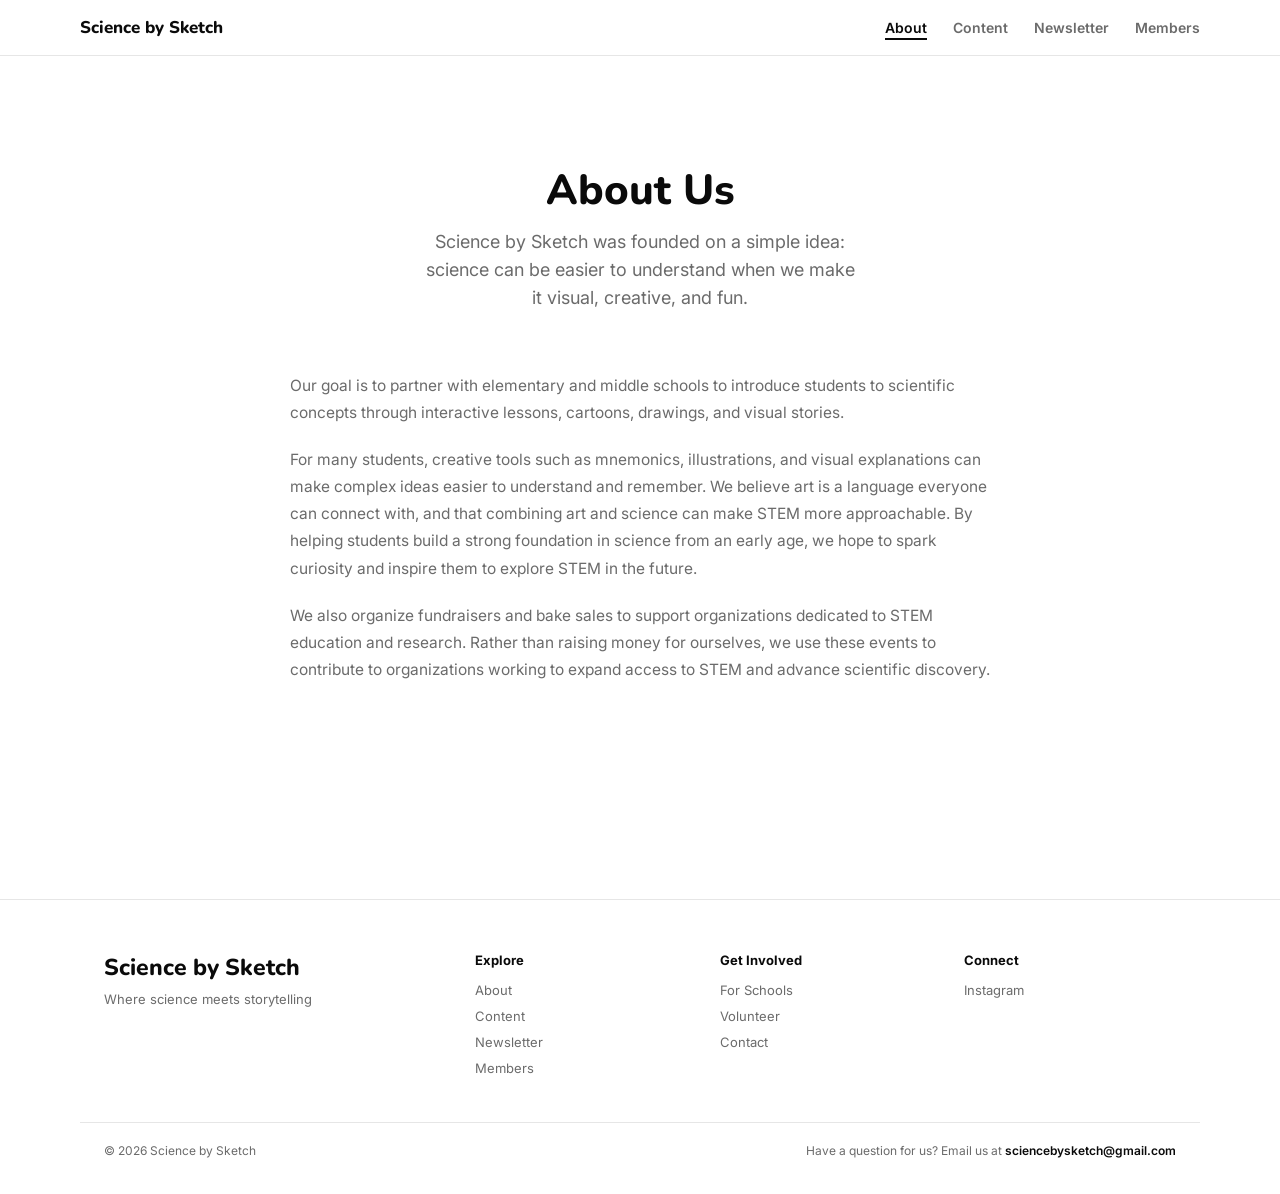
<file: about.html>
<!DOCTYPE html>
<html lang="en">

<head>
    <meta charset="UTF-8">
    <meta name="viewport" content="width=device-width, initial-scale=1">
    <title>About</title>
    <link rel="stylesheet" href="styles.css">
    <link rel="stylesheet" href="about.css">
    <link rel="stylesheet" href="https://cdn.hugeicons.com/font/hgi-stroke-rounded.css">
</head>

<body>

    <!-- Reusable Header Component -->
    <site-header current="about">
        <header class="site-header visible" id="siteHeader">
            <div class="site-header-inner">
                <a href="index.html" class="site-logo" aria-label="Science by Sketch Home">Science by Sketch</a>
                <button class="nav-toggle" id="navToggle" aria-label="Toggle navigation" aria-expanded="false" aria-controls="siteNav">
                    <span></span>
                    <span></span>
                    <span></span>
                </button>
                <nav class="site-nav" id="siteNav" aria-label="Main Navigation">
                    <a href="about.html" aria-current="page" class="active">About</a>
                    <a href="articles.html">Content</a>
                    <a href="newsletter.html">Newsletter</a>
                    <a href="members.html">Members</a>
                </nav>
            </div>
        </header>
    </site-header>

    <section class="about-hero">
        <div class="content reveal revealed">
            <h1>About Us</h1>
            <p class="subtitle">Science by Sketch was founded on a simple idea: science can be easier to understand
                when we make it visual, creative, and fun.</p>
        </div>
    </section>

    <section class="about-content">
        <div class="about-text reveal">
            <p>Our goal is to partner with elementary and middle schools to introduce students to scientific
                concepts through interactive lessons, cartoons, drawings, and visual stories.</p>
            <p>For many students, creative tools such as mnemonics, illustrations, and visual explanations can make
                complex ideas easier to understand and remember. We believe art is a language everyone can connect
                with, and that combining art and science can make STEM more approachable. By helping students build a
                strong foundation in science from an early age, we hope to spark curiosity and inspire them to
                explore STEM in the future.</p>
            <p>We also organize fundraisers and bake sales to support organizations dedicated to STEM education and
                research. Rather than raising money for ourselves, we use these events to contribute to organizations
                working to expand access to STEM and advance scientific discovery.</p>
        </div>
    </section>

    <section class="about-scribblez">
    </section>

    <!-- Reusable Footer Component -->
    <site-footer>
        <footer class="site-footer">
            <div class="footer-top">
                <div class="footer-brand">
                    <div class="footer-logo">Science by Sketch</div>
                    <p>Where science meets storytelling</p>
                </div>

                <div class="footer-col">
                    <h3>Explore</h3>
                    <a href="about.html">About</a>
                    <a href="articles.html">Content</a>
                    <a href="newsletter.html">Newsletter</a>
                    <a href="members.html">Members</a>
                </div>

                <div class="footer-col">
                    <h3>Get Involved</h3>
                    <a href="index.html#volunteer">For Schools</a>
                    <a href="index.html#volunteer">Volunteer</a>
                    <a href="mailto:sciencebysketch@gmail.com">Contact</a>
                </div>

                <div class="footer-col">
                    <h3>Connect</h3>
                    <a href="https://www.instagram.com/sciencebysketch/" target="_blank" rel="noopener noreferrer">Instagram</a>
                </div>
            </div>

            <div class="footer-bottom">
                <p>&copy; 2026 Science by Sketch</p>
                <p>Have a question for us? Email us at <a href="mailto:sciencebysketch@gmail.com">sciencebysketch@gmail.com</a></p>
            </div>
        </footer>
    </site-footer>

    <script src="components/components.js"></script>
    <script src="script.js"></script>
</body>

</html>
</file>
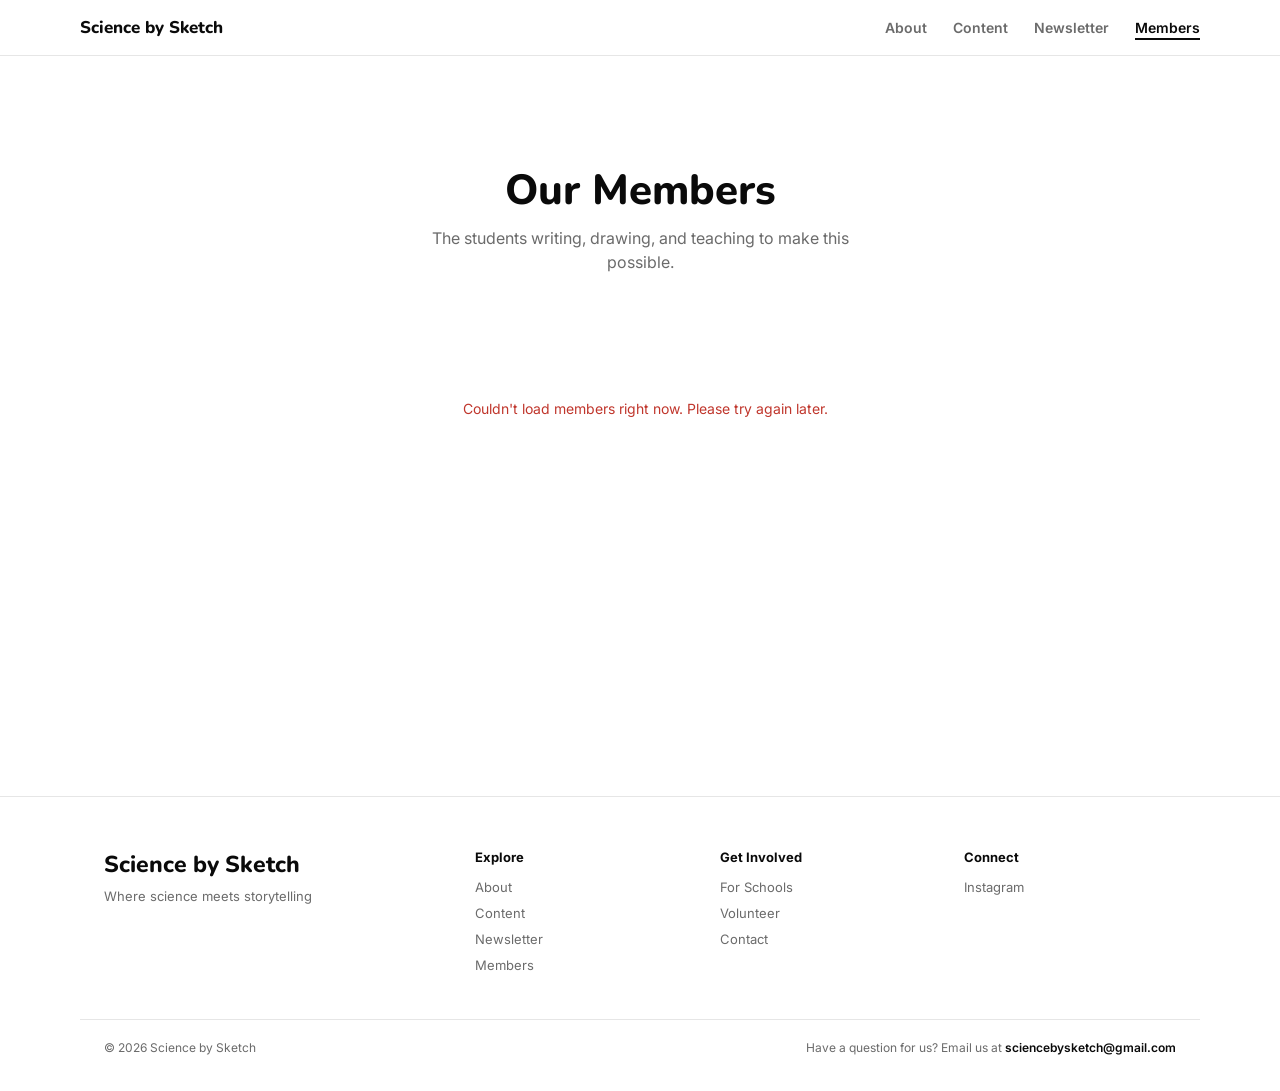
<file: members.html>
<!DOCTYPE html>
<html lang="en">

<head>
    <meta charset="UTF-8">
    <meta name="viewport" content="width=device-width, initial-scale=1">
    <title>Members</title>
    <link rel="stylesheet" href="styles.css">
    <link rel="stylesheet" href="members.css">
    <link rel="stylesheet" href="https://cdn.hugeicons.com/font/hgi-stroke-rounded.css">
</head>

<body>

    <!-- Reusable Header Component -->
    <site-header current="members">
        <header class="site-header visible" id="siteHeader">
            <div class="site-header-inner">
                <a href="index.html" class="site-logo" aria-label="Science by Sketch Home">Science by Sketch</a>
                <button class="nav-toggle" id="navToggle" aria-label="Toggle navigation" aria-expanded="false" aria-controls="siteNav">
                    <span></span>
                    <span></span>
                    <span></span>
                </button>
                <nav class="site-nav" id="siteNav" aria-label="Main Navigation">
                    <a href="about.html">About</a>
                    <a href="articles.html">Content</a>
                    <a href="newsletter.html">Newsletter</a>
                    <a href="members.html" aria-current="page" class="active">Members</a>
                </nav>
            </div>
        </header>
    </site-header>

    <section class="members-hero">
        <div class="content reveal revealed">
            <h1>Our Members</h1>
            <p class="subtitle">The students writing, drawing, and teaching to make this possible. 
            </p>
        </div>
    </section>

    <section class="members-section">
        <div class="members-status" id="membersStatus">
            <i class="hgi-stroke hgi-loading-03 spin" aria-hidden="true"></i>
            <span>Loading members&hellip;</span>
        </div>
        <div class="members-grid" id="membersGrid" hidden></div>
    </section>

    <!-- Reusable Footer Component -->
    <site-footer>
        <footer class="site-footer">
            <div class="footer-top">
                <div class="footer-brand">
                    <div class="footer-logo">Science by Sketch</div>
                    <p>Where science meets storytelling</p>
                </div>

                <div class="footer-col">
                    <h3>Explore</h3>
                    <a href="about.html">About</a>
                    <a href="articles.html">Content</a>
                    <a href="newsletter.html">Newsletter</a>
                    <a href="members.html">Members</a>
                </div>

                <div class="footer-col">
                    <h3>Get Involved</h3>
                    <a href="index.html#volunteer">For Schools</a>
                    <a href="index.html#volunteer">Volunteer</a>
                    <a href="mailto:sciencebysketch@gmail.com">Contact</a>
                </div>

                <div class="footer-col">
                    <h3>Connect</h3>
                    <a href="https://www.instagram.com/sciencebysketch/" target="_blank" rel="noopener noreferrer">Instagram</a>
                </div>
            </div>

            <div class="footer-bottom">
                <p>&copy; 2026 Science by Sketch</p>
                <p>Have a question for us? Email us at <a href="mailto:sciencebysketch@gmail.com">sciencebysketch@gmail.com</a></p>
            </div>
        </footer>
    </site-footer>

    <script src="components/components.js"></script>
    <script src="script.js"></script>
    <script src="members.js"></script>
</body>

</html>
</file>
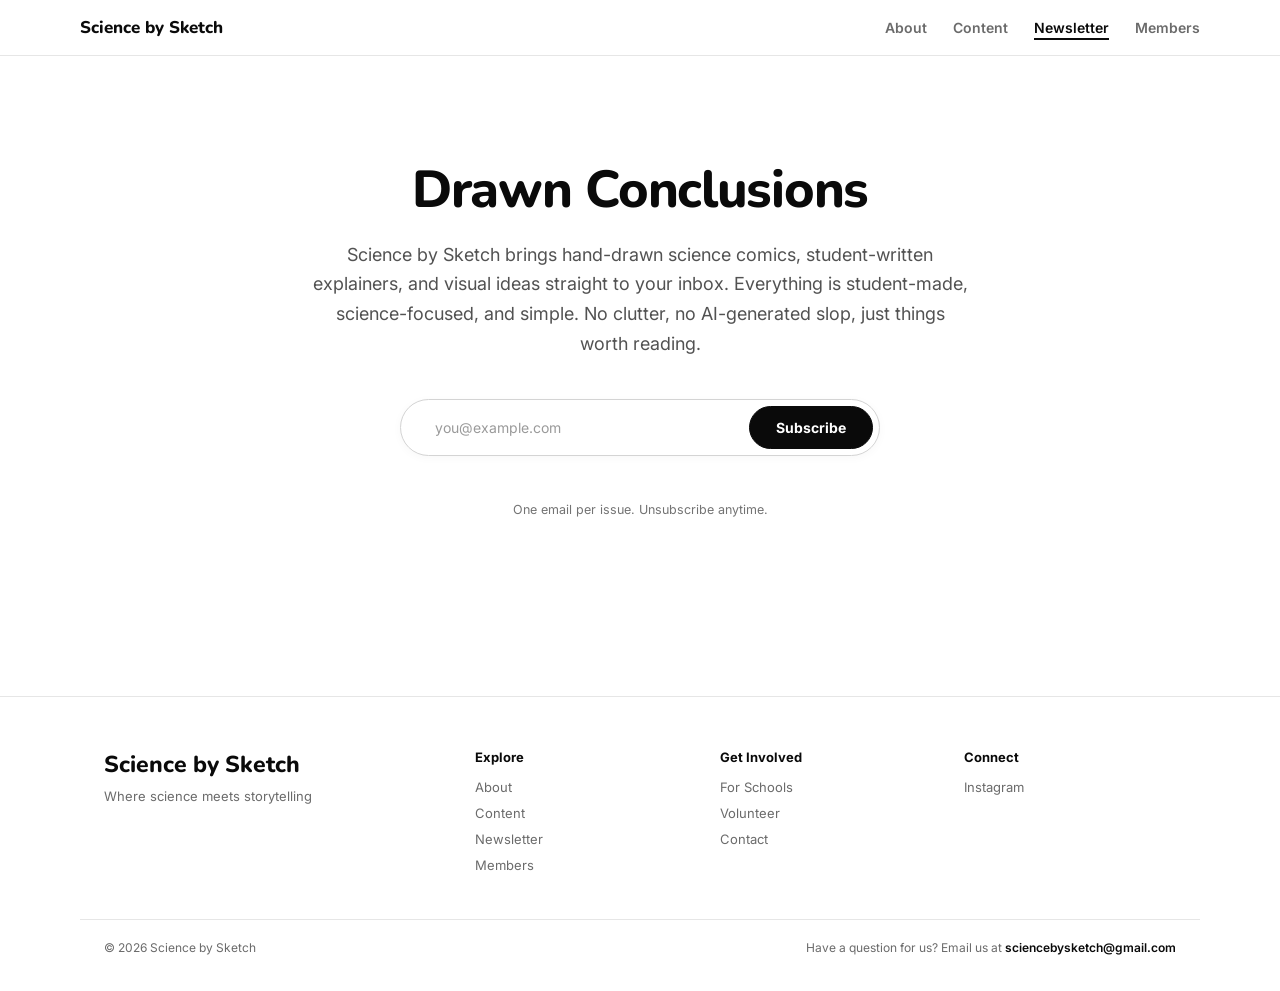
<file: newsletter.html>
<!DOCTYPE html>
<html lang="en">

<head>
    <meta charset="UTF-8">
    <meta name="viewport" content="width=device-width, initial-scale=1">
    <title>Drawn Conclusions</title>
    <meta name="description" content="Draw Conclusions newsletter. Hand-drawn science comics, student-written explainers, and visual ideas delivered straight to your inbox.">
    <link rel="stylesheet" href="styles.css">
    <link rel="stylesheet" href="newsletter.css">
    <link rel="stylesheet" href="https://cdn.hugeicons.com/font/hgi-stroke-rounded.css">
</head>

<body class="newsletter-body">

    <!-- Reusable Header Component -->
    <site-header current="newsletter">
        <header class="site-header visible" id="siteHeader">
            <div class="site-header-inner">
                <a href="index.html" class="site-logo" aria-label="Science by Sketch Home">Science by Sketch</a>
                <button class="nav-toggle" id="navToggle" aria-label="Toggle navigation" aria-expanded="false" aria-controls="siteNav">
                    <span></span>
                    <span></span>
                    <span></span>
                </button>
                <nav class="site-nav" id="siteNav" aria-label="Main Navigation">
                    <a href="about.html">About</a>
                    <a href="articles.html">Content</a>
                    <a href="newsletter.html" aria-current="page" class="active">Newsletter</a>
                    <a href="members.html">Members</a>
                </nav>
            </div>
        </header>
    </site-header>

    <main class="newsletter-main">
        <header class="newsletter-header">
            <h1>Drawn Conclusions</h1>
            <p>Science by Sketch brings hand-drawn science comics, student-written explainers, and visual ideas straight to your inbox. Everything is student-made, science-focused, and simple. No clutter, no AI-generated slop, just things worth reading.</p>

            <div class="newsletter-subscribe-wrap">
                <newsletter-subscribe button-text="Subscribe" helper-text="One email per issue. Unsubscribe anytime.">
                    <form class="newsletter-form" id="newsletterForm" novalidate>
                        <i class="hgi-stroke hgi-mail-01 newsletter-form-icon" aria-hidden="true"></i>
                        <input type="email" class="newsletter-email-input" placeholder="you@example.com" autocomplete="email" required aria-label="Email address">
                        <button type="submit" class="newsletter-submit-btn">Subscribe</button>
                    </form>
                    <div class="newsletter-status" role="status" aria-live="polite"></div>
                    <p class="newsletter-fineprint">One email per issue. Unsubscribe anytime.</p>
                </newsletter-subscribe>
            </div>
        </header>
    </main>

    <!-- Reusable Footer Component -->
    <site-footer>
        <footer class="site-footer">
            <div class="footer-top">
                <div class="footer-brand">
                    <div class="footer-logo">Science by Sketch</div>
                    <p>Where science meets storytelling</p>
                </div>

                <div class="footer-col">
                    <h3>Explore</h3>
                    <a href="about.html">About</a>
                    <a href="articles.html">Content</a>
                    <a href="newsletter.html">Newsletter</a>
                    <a href="members.html">Members</a>
                </div>

                <div class="footer-col">
                    <h3>Get Involved</h3>
                    <a href="index.html#volunteer">For Schools</a>
                    <a href="index.html#volunteer">Volunteer</a>
                    <a href="mailto:sciencebysketch@gmail.com">Contact</a>
                </div>

                <div class="footer-col">
                    <h3>Connect</h3>
                    <a href="https://www.instagram.com/sciencebysketch/" target="_blank" rel="noopener noreferrer">Instagram</a>
                </div>
            </div>

            <div class="footer-bottom">
                <p>&copy; 2026 Science by Sketch</p>
                <p>Have a question for us? Email us at <a href="mailto:sciencebysketch@gmail.com">sciencebysketch@gmail.com</a></p>
            </div>
        </footer>
    </site-footer>

    <script src="components/components.js"></script>
    <script src="script.js"></script>
</body>

</html>
</file>
<file: styles.css>
@import url('https://fonts.googleapis.com/css2?family=Nunito:wght@400;600;700;800&family=Inter:wght@400;500;600;700&display=swap');

:root {
    --ink: #0a0a0a;
    --muted: #6b6b6b;
    --line: #e6e6e6;
    --panel: #f6f6f4;
    --bg: #ffffff;
    --font-heading: 'Nunito', -apple-system, ui-rounded, "SF Pro Rounded", "SF Pro Display", "Segoe UI Rounded", Verdana, sans-serif;
    --font-body: 'Inter', -apple-system, "SF Pro Text", "Segoe UI", Roboto, Helvetica, Arial, sans-serif;
    --font-mono: ui-monospace, "SF Mono", "Menlo", "Consolas", monospace;
}

html,
body {
    margin: 0;
    padding: 0;
    background: var(--bg);
}

/* The [hidden] attribute must always win, even over components that
   set their own `display` (e.g. `display: flex`) — otherwise a card
   with `display: flex` in its class stays visible while "hidden". */
[hidden] {
    display: none !important;
}

html {
    scroll-behavior: smooth;
}

body {
    display: flex;
    flex-direction: column;
    align-items: center;
    box-sizing: border-box;
}

* {
    box-sizing: border-box;
}

a {
    color: inherit;
    text-decoration: none;
}

/* ---------- reusable components ---------- */

site-header {
    display: block;
}

site-footer {
    display: block;
    width: 100%;
}

newsletter-subscribe {
    display: flex;
    flex-direction: column;
    align-items: center;
    text-align: center;
    width: 100%;
}

/* ---------- header ---------- */

.site-header {
    position: fixed;
    top: 0;
    left: 0;
    right: 0;
    width: 100%;
    padding: 16px 24px;
    background: rgba(255, 255, 255, 0.85);
    backdrop-filter: blur(10px);
    -webkit-backdrop-filter: blur(10px);
    border-bottom: 1px solid var(--line);
    display: flex;
    justify-content: center;
    transform: translateY(0);
    z-index: 30;
}

.site-header-inner {
    width: 100%;
    max-width: 1120px;
    display: flex;
    align-items: center;
    justify-content: space-between;
}

.site-logo {
    font-family: var(--font-heading);
    font-weight: 800;
    font-size: 17px;
    color: var(--ink);
}

.site-nav {
    display: flex;
    gap: 26px;
}

.nav-toggle {
    display: none;
    flex-direction: column;
    justify-content: center;
    align-items: center;
    gap: 5px;
    width: 44px;
    height: 44px;
    background: none;
    border: none;
    cursor: pointer;
    padding: 0;
    flex-shrink: 0;
}

.nav-toggle span {
    display: block;
    width: 24px;
    height: 3px;
    background: var(--ink);
    border-radius: 3px;
    transition: transform 0.25s cubic-bezier(0.16, 1, 0.3, 1), opacity 0.2s ease;
}

.nav-toggle[aria-expanded="true"] span:nth-child(1) {
    transform: translateY(7px) rotate(45deg);
}

.nav-toggle[aria-expanded="true"] span:nth-child(2) {
    opacity: 0;
}

.nav-toggle[aria-expanded="true"] span:nth-child(3) {
    transform: translateY(-7px) rotate(-45deg);
}

.nav-toggle:focus-visible {
    outline: 2px solid var(--ink);
    outline-offset: 3px;
}

.site-nav a {
    position: relative;
    font-family: var(--font-body);
    font-weight: 600;
    font-size: 14px;
    color: var(--muted);
    transition: color 0.15s ease;
}

.site-nav a::after {
    content: '';
    position: absolute;
    left: 0;
    right: 100%;
    bottom: -4px;
    height: 2px;
    background: var(--ink);
    transition: right 0.25s cubic-bezier(0.16, 1, 0.3, 1);
}

.site-nav a:hover {
    color: var(--ink);
}

.site-nav a:hover::after {
    right: 0;
}

.site-nav a[aria-current="page"],
.site-nav a.active {
    color: var(--ink);
}

.site-nav a[aria-current="page"]::after,
.site-nav a.active::after {
    right: 0;
}

/* ---------- hero ---------- */

.hero {
    width: 100%;
    min-height: 100vh;
    display: flex;
    align-items: center;
    justify-content: center;
    padding: 24px;
    box-sizing: border-box;
}

.content {
    display: flex;
    flex-direction: column;
    align-items: center;
    text-align: center;
    max-width: 600px;
}

.scribble-wrap,
h1,
.subtitle,
.subscribe-btn,
.coming-soon {
    opacity: 0;
    animation: rise-in 0.6s cubic-bezier(0.16, 1, 0.3, 1) forwards;
}

.scribble-wrap {
    animation-delay: 0.05s;
}

h1 {
    animation-delay: 0.2s;
}

.subtitle {
    animation-delay: 0.32s;
}

.subscribe-btn {
    animation-delay: 0.44s;
}

.coming-soon {
    animation-delay: 0.54s;
}

@keyframes rise-in {
    from {
        opacity: 0;
        transform: translateY(10px);
    }

    to {
        opacity: 1;
        transform: translateY(0);
    }
}

.scribble-wrap {
    display: flex;
    align-items: center;
    justify-content: center;
    width: 100%;
    margin-bottom: 8px;
}

.scribble-wrap img {
    width: 100%;
    max-width: 220px;
    height: auto;
    animation: rise-in 0.6s cubic-bezier(0.16, 1, 0.3, 1) 0.05s forwards,
        idle-bob 5s ease-in-out 0.8s infinite;
}

@keyframes idle-bob {

    0%,
    100% {
        transform: translateY(0) rotate(0deg);
    }

    50% {
        transform: translateY(-4px) rotate(-0.6deg);
    }
}

h1 {
    font-family: var(--font-heading);
    font-weight: 800;
    font-size: 52px;
    line-height: 1.1;
    color: var(--ink);
    margin: 8px 0 14px;
}

.subtitle {
    font-family: var(--font-body);
    font-weight: 400;
    font-size: 17px;
    line-height: 1.5;
    color: var(--muted);
    margin: 0 0 26px;
    max-width: 440px;
}

.subscribe-btn {
    font-family: var(--font-body);
    font-weight: 600;
    font-size: 15px;
    color: #ffffff;
    background: var(--ink);
    border: none;
    border-radius: 999px;
    padding: 16px 32px;
    cursor: pointer;
    transition: transform 0.2s cubic-bezier(0.16, 1, 0.3, 1), box-shadow 0.2s ease, opacity 0.15s ease;
}

.scroll-cta {
    display: inline-block;
    text-decoration: none;
}

.subscribe-btn:hover {
    transform: translateY(-2px);
    box-shadow: 0 6px 14px rgba(10, 10, 10, 0.06);
}

.subscribe-btn:active {
    transform: translateY(0);
    box-shadow: 0 3px 6px rgba(10, 10, 10, 0.05);
}

.subscribe-btn:focus-visible {
    outline: 2px solid var(--ink);
    outline-offset: 3px;
}

.subscribe-btn:disabled {
    opacity: 0.45;
    cursor: not-allowed;
    transform: none;
    box-shadow: none;
}

.coming-soon {
    font-family: var(--font-body);
    font-weight: 600;
    font-size: 13px;
    color: var(--muted);
    margin: 12px 0 0;
}

/* ---------- reveal-on-scroll ---------- */

.reveal {
    opacity: 0;
    transform: translateY(22px);
    transition: opacity 0.6s cubic-bezier(0.16, 1, 0.3, 1), transform 0.6s cubic-bezier(0.16, 1, 0.3, 1);
}

.reveal.revealed {
    opacity: 1;
    transform: translateY(0);
}

/* ---------- shared section layout ---------- */

.mission,
.drawn-conclusions,
.stats,
.volunteer {
    width: 100%;
    max-width: 1120px;
    padding: 60px 24px;
}

.mission h2,
.drawn-conclusions h2,
.volunteer h2 {
    font-family: var(--font-heading);
    font-weight: 800;
    font-size: 30px;
    color: var(--ink);
    margin: 0 0 12px;
}

.mission p,
.drawn-conclusions p,
.volunteer p {
    font-family: var(--font-body);
    font-size: 15px;
    line-height: 1.6;
    color: var(--muted);
    margin: 0;
}

/* ---------- real artwork frame (no gray fill — a card-style border,
   same treatment as the member cards) ---------- */

.mission-image {
    aspect-ratio: 1 / 1;
    width: 100%;
    max-width: 400px;
    margin: 0 auto;
    border-radius: 20px;
    background: #ffffff;
    border: 1px solid var(--line);
    box-sizing: border-box;
    display: flex;
    align-items: center;
    justify-content: center;
}

.mission-image img {
    max-width: 60%;
    max-height: 60%;
    object-fit: contain;
}

/* ---------- mission ---------- */

.mission {
    display: grid;
    grid-template-columns: 1fr 1fr;
    gap: 56px;
    align-items: center;
}

.mission-inner {
    max-width: 400px;
}

#drawn-conclusions {
    scroll-margin-top: 90px;
}

/* ---------- drawn conclusions ---------- */

.dc-hero {
    width: 100%;
    background: var(--ink);
    border-radius: 28px;
    padding: 64px 40px;
    text-align: center;
    display: flex;
    flex-direction: column;
    align-items: center;
    justify-content: center;
    box-sizing: border-box;
}

.dc-hero h2 {
    color: #ffffff;
    text-align: center;
}

.dc-hero p {
    color: rgba(255, 255, 255, 0.7);
    max-width: 560px;
    margin: 0 auto 32px;
    text-align: center;
}

.dc-hero newsletter-subscribe {
    display: flex;
    flex-direction: column;
    align-items: center;
    justify-content: center;
    text-align: center;
    width: 100%;
}

/* ---------- newsletter signup (standout inline form) ---------- */

.newsletter-form {
    width: 100%;
    max-width: 420px;
    margin: 0 auto;
    display: flex;
    align-items: center;
    background: #ffffff;
    border-radius: 999px;
    padding: 5px;
    gap: 4px;
    transition: box-shadow 0.2s ease;
}

.newsletter-form:focus-within {
    box-shadow: 0 0 0 4px rgba(255, 255, 255, 0.18);
}

.newsletter-form-icon {
    flex-shrink: 0;
    font-size: 17px;
    color: #b0b0b0;
    padding-left: 14px;
}

.newsletter-form input {
    flex: 1;
    min-width: 0;
    border: none;
    background: transparent;
    padding: 11px 8px;
    font-family: var(--font-body);
    font-size: 14px;
    color: var(--ink);
    outline: none;
}

.newsletter-form input::placeholder {
    color: #9a9a9a;
}

.newsletter-form button {
    flex-shrink: 0;
    border: none;
    border-radius: 999px;
    padding: 11px 22px;
    background: var(--ink);
    color: #ffffff;
    font-family: var(--font-body);
    font-weight: 700;
    font-size: 14px;
    cursor: pointer;
    white-space: nowrap;
    transition: opacity 0.2s ease, transform 0.15s ease;
}

.newsletter-form button:hover {
    opacity: 0.85;
}

.newsletter-form button:active {
    transform: scale(0.97);
}

.newsletter-form button:disabled {
    opacity: 0.6;
    cursor: default;
    transform: none;
}

.newsletter-status {
    display: inline-flex;
    align-items: center;
    gap: 7px;
    font-family: var(--font-body);
    font-weight: 600;
    font-size: 12.5px;
    margin-top: 14px;
    padding: 7px 16px;
    border-radius: 999px;
    background: rgba(255, 255, 255, 0.08);
    min-height: 15px;
    opacity: 0;
    transform: translateY(4px);
    transition: opacity 0.2s ease, transform 0.2s ease;
}

.newsletter-status.visible {
    opacity: 1;
    transform: translateY(0);
}

.newsletter-status i {
    font-size: 15px;
    line-height: 1;
}

.newsletter-status.error {
    color: #ff9c8a;
    background: rgba(255, 156, 138, 0.12);
}

.newsletter-status.success {
    color: #8fe3a6;
    background: rgba(143, 227, 166, 0.12);
}

.newsletter-status.info {
    color: rgba(255, 255, 255, 0.7);
}

.newsletter-success {
    display: flex;
    align-items: center;
    gap: 8px;
    font-family: var(--font-body);
    font-weight: 600;
    font-size: 14px;
    color: #ffffff;
    margin: 0;
    padding: 12px 4px;
}

.newsletter-fineprint {
    font-family: var(--font-body);
    font-size: 11.5px;
    color: rgba(255, 255, 255, 0.55);
    margin: 12px auto 0;
    text-align: center;
}

.dc-grid {
    width: 100%;
    display: grid;
    grid-template-columns: repeat(3, 1fr);
    gap: 20px;
}

.dc-card {
    border: 1px solid var(--line);
    border-radius: 20px;
    min-height: 260px;
    transition: transform 0.25s cubic-bezier(0.16, 1, 0.3, 1), box-shadow 0.25s ease;
    display: flex;
    flex-direction: column;
    align-items: center;
    justify-content: center;
    text-align: center;
    padding: 28px;
    color: var(--ink);
    font-family: "Inter";
}

.dc-card:hover {
    transform: translateY(-6px);
    box-shadow: 0 8px 16px rgba(10, 10, 10, 0.03);
}

.dc-icon {
    color: var(--ink);
    margin-bottom: 14px;
    font-size: 88px;
    line-height: 1;
}

.dc-number {
    font-family: var(--font-heading);
    font-weight: 800;
    font-size: 32px;
    color: var(--ink);
    margin-bottom: 8px;
}

.dc-card p {
    font-size: 13px;
    line-height: 1.5;
    color: var(--muted);
    max-width: none;
    margin: 0;
}

/* ---------- volunteer ---------- */

.volunteer {
    display: grid;
    grid-template-columns: 1fr 1fr;
    gap: 48px;
    align-items: center;
}

.volunteer-text h2 {
    margin-bottom: 12px;
}

.volunteer-form-placeholder {
    min-height: 260px;
    border-radius: 20px;
    background: var(--panel);
    display: flex;
    align-items: center;
    justify-content: center;
    font-family: var(--font-body);
    font-weight: 700;
    font-size: 17px;
    color: #585858;
    transition: transform 0.25s cubic-bezier(0.16, 1, 0.3, 1), box-shadow 0.25s ease;
}

.volunteer-form-placeholder:hover {
    transform: translateY(-6px);
    box-shadow: 0 8px 16px rgba(10, 10, 10, 0.03);
}

/* ---------- footer ---------- */

.site-footer {
    width: 100%;
    border-top: 1px solid var(--line);
    margin-top: 36px;
}

.footer-top {
    max-width: 1120px;
    margin: 0 auto;
    padding: 52px 24px 36px;
    display: grid;
    grid-template-columns: 1.6fr 1fr 1fr 1fr;
    gap: 32px;
}

.footer-logo {
    font-family: var(--font-heading);
    font-weight: 800;
    font-size: 23px;
    color: var(--ink);
    margin-bottom: 8px;
}

.footer-brand p {
    font-family: var(--font-body);
    font-size: 13px;
    color: var(--muted);
    margin: 0;
}

.footer-col h3 {
    font-family: var(--font-body);
    font-weight: 700;
    font-size: 13px;
    color: var(--ink);
    margin: 0 0 14px;
}

.footer-col a {
    display: block;
    font-family: var(--font-body);
    font-size: 13px;
    color: var(--muted);
    margin-bottom: 10px;
    transition: color 0.15s ease;
}

.footer-col a:hover {
    color: var(--ink);
}

.footer-bottom {
    max-width: 1120px;
    margin: 0 auto;
    padding: 20px 24px 36px;
    border-top: 1px solid var(--line);
    display: flex;
    align-items: center;
    justify-content: space-between;
    flex-wrap: wrap;
    gap: 12px;
}

.footer-bottom p {
    font-family: var(--font-body);
    font-size: 12px;
    color: var(--muted);
    margin: 0;
}

.footer-bottom a {
    color: var(--ink);
    font-weight: 600;
}

/* ---------- modal ---------- */

.modal-overlay {
    position: fixed;
    inset: 0;
    background: rgba(10, 10, 10, 0);
    display: flex;
    align-items: center;
    justify-content: center;
    padding: 24px;
    box-sizing: border-box;
    z-index: 40;
    pointer-events: none;
    transition: background 0.25s ease;
}

.modal-overlay.open {
    background: rgba(10, 10, 10, 0.4);
    pointer-events: auto;
}

.modal {
    background: #ffffff;
    border-radius: 20px;
    padding: 28px;
    width: 100%;
    max-width: 360px;
    box-sizing: border-box;
    box-shadow: 0 12px 30px rgba(0, 0, 0, 0.05);
    opacity: 0;
    transform: translateY(8px) scale(0.97);
    transition: opacity 0.25s cubic-bezier(0.16, 1, 0.3, 1),
        transform 0.25s cubic-bezier(0.16, 1, 0.3, 1);
}

.modal-overlay.open .modal {
    opacity: 1;
    transform: translateY(0) scale(1);
}

.modal-form,
.modal-success {
    display: flex;
    flex-direction: column;
}

.modal-success {
    display: none;
    align-items: center;
    text-align: center;
}

.modal.success .modal-form {
    display: none;
}

.modal.success .modal-success {
    display: flex;
}

.modal-success h2,
.modal-success p {
    text-align: center;
}

.modal-success .btn-submit {
    width: 100%;
    margin-top: 4px;
}

.success-check-icon {
    margin-bottom: 16px;
}

.success-check-circle {
    stroke: var(--ink);
    stroke-width: 2;
    stroke-dasharray: 146;
    stroke-dashoffset: 146;
    animation: draw-circle 0.45s cubic-bezier(0.16, 1, 0.3, 1) 0.1s forwards;
}

.success-check-mark {
    stroke: var(--ink);
    stroke-width: 2.5;
    stroke-linecap: round;
    stroke-linejoin: round;
    stroke-dasharray: 34;
    stroke-dashoffset: 34;
    animation: draw-check 0.35s cubic-bezier(0.16, 1, 0.3, 1) 0.5s forwards;
}

@keyframes draw-circle {
    to {
        stroke-dashoffset: 0;
    }
}

@keyframes draw-check {
    to {
        stroke-dashoffset: 0;
    }
}

.modal h2 {
    font-family: var(--font-heading);
    font-weight: 700;
    font-size: 19px;
    color: var(--ink);
    margin: 0 0 8px;
}

.modal p {
    font-family: var(--font-body);
    font-size: 13px;
    color: var(--muted);
    margin: 0 0 20px;
    line-height: 1.5;
}

.modal input[type="email"] {
    font-family: var(--font-body);
    font-size: 14px;
    width: 100%;
    box-sizing: border-box;
    padding: 12px 16px;
    border: 1px solid #dcdcdc;
    border-radius: 999px;
    margin-bottom: 16px;
    outline: none;
    transition: border-color 0.15s ease, box-shadow 0.15s ease;
}

.modal input[type="email"]:focus {
    border-color: var(--ink);
    box-shadow: 0 0 0 3px rgba(10, 10, 10, 0.08);
}

.modal-actions {
    display: flex;
    gap: 10px;
}

.modal-actions button,
.modal-success .btn-submit {
    font-family: var(--font-body);
    font-weight: 600;
    font-size: 14px;
    border: none;
    border-radius: 999px;
    padding: 12px 20px;
    cursor: pointer;
    flex: 1;
    transition: transform 0.15s cubic-bezier(0.16, 1, 0.3, 1), opacity 0.15s ease;
}

.modal-actions button:hover,
.modal-success .btn-submit:hover {
    transform: translateY(-1px);
    opacity: 0.85;
}

.modal-actions button:active,
.modal-success .btn-submit:active {
    transform: translateY(0);
}

.modal-actions button:focus-visible,
.modal-success .btn-submit:focus-visible {
    outline: 2px solid var(--ink);
    outline-offset: 3px;
}

.btn-cancel {
    background: #f0f0f0;
    color: var(--ink);
}

.btn-submit {
    background: var(--ink);
    color: #ffffff;
}

.btn-submit:disabled {
    opacity: 0.6;
    cursor: default;
    transform: none;
}

.modal-status {
    display: inline-flex;
    align-self: flex-start;
    align-items: center;
    gap: 6px;
    font-family: var(--font-body);
    font-weight: 600;
    font-size: 12px;
    margin-top: 12px;
    padding: 6px 14px;
    border-radius: 999px;
    min-height: 16px;
    opacity: 0;
    transform: translateY(4px);
    transition: opacity 0.2s ease, transform 0.2s ease;
}

.modal-status.visible {
    opacity: 1;
    transform: translateY(0);
}

.modal-status i {
    font-size: 14px;
    line-height: 1;
}

.modal-status.success {
    color: #1a7f37;
    background: rgba(26, 127, 55, 0.1);
}

.modal-status.error {
    color: #c0362c;
    background: rgba(192, 54, 44, 0.1);
}

.modal-status.info {
    color: var(--muted);
    background: rgba(0, 0, 0, 0.04);
}

/* ---------- under-development pages ---------- */

.dev-body {
    height: 100vh;
    justify-content: center;
    overflow: hidden;
}

.dev-content {
    display: flex;
    flex-direction: column;
    align-items: center;
    text-align: center;
    gap: 24px;
    padding: 24px;
}

.dev-logo {
    font-family: var(--font-heading);
    font-weight: 800;
    font-size: 17px;
    color: var(--ink);
    position: fixed;
    top: 28px;
    left: 24px;
}

.dev-mascot {
    width: 100%;
    max-width: 240px;
    height: auto;
    animation: idle-bob 5s ease-in-out infinite;
}

.dev-message {
    font-family: var(--font-mono);
    font-weight: 700;
    font-size: 13px;
    letter-spacing: 0.04em;
    color: var(--ink);
    margin: 0;
}

/* ---------- responsive ---------- */

@media (max-width: 860px) {

    h1 {
        font-size: 38px;
    }

    .mission {
        grid-template-columns: 1fr;
    }

    .mission-image {
        max-width: 400px;
        margin: 0 auto;
    }

    .dc-hero {
        padding: 48px 28px;
    }

    .dc-grid {
        grid-template-columns: 1fr;
    }

    .volunteer {
        grid-template-columns: 1fr;
    }

    .footer-top {
        grid-template-columns: 1fr 1fr;
    }
}

@media (max-width: 700px) {
    .site-header-inner {
        position: relative;
    }

    .nav-toggle {
        display: flex;
    }

    .site-nav {
        position: absolute;
        top: 100%;
        left: 0;
        right: 0;
        flex-direction: column;
        align-items: flex-start;
        gap: 0;
        background: #ffffff;
        border-bottom: 1px solid var(--line);
        border-radius: 0 0 14px 14px;
        padding: 4px 24px 8px;
        max-height: 0;
        overflow: hidden;
        transition: max-height 0.3s cubic-bezier(0.16, 1, 0.3, 1);
    }

    .site-nav.open {
        max-height: 320px;
    }

    .site-nav a {
        width: 100%;
        padding: 13px 0;
    }

    .site-nav a::after {
        display: none;
    }
}

@media (max-width: 520px) {
    .footer-top {
        grid-template-columns: 1fr;
    }

    .hero {
        padding: 24px 20px;
    }

    h1 {
        font-size: 32px;
    }

    .subtitle {
        font-size: 15.5px;
    }

    .subscribe-btn {
        width: 100%;
        padding: 15px 28px;
    }

    .dc-hero {
        padding: 40px 22px;
    }

    .newsletter-form {
        flex-direction: column;
        background: transparent;
        padding: 0;
        gap: 10px;
    }

    .newsletter-form-icon {
        display: none;
    }

    .newsletter-form input {
        background: #ffffff;
        border-radius: 999px;
        padding: 12px 16px;
    }

    .newsletter-form button {
        width: 100%;
        padding: 13px 22px;
    }
}

/* ---------- accessibility ---------- */

@media (prefers-reduced-motion: reduce) {

    .scribble-wrap,
    h1,
    .subtitle,
    .subscribe-btn {
        animation: none;
        opacity: 1;
        transform: none;
    }

    .scribble-wrap img,
    .dev-mascot {
        animation: none;
    }

    .subscribe-btn,
    .modal-actions button,
    .modal,
    .modal-overlay,
    .modal-status,
    .modal input[type="email"],
    .site-nav a,
    .site-nav a::after,
    .site-nav,
    .nav-toggle span,
    .footer-col a,
    .site-header,
    .dc-card,
    .newsletter-form button,
    .newsletter-status,
    .volunteer-form-placeholder,
    .reveal {
        transition: none;
    }

    .reveal {
        opacity: 1;
        transform: none;
    }

    .success-check-circle,
    .success-check-mark {
        animation: none;
        stroke-dashoffset: 0;
    }
}

/* ---------- Smooth Image Loading & Shimmer ---------- */

@keyframes sbsImgShimmer {
    0% {
        background-position: 200% 0;
    }

    100% {
        background-position: -200% 0;
    }
}

.img-shimmer-bg {
    background: linear-gradient(90deg, #f0ede7 25%, #f8f6f2 50%, #f0ede7 75%);
    background-size: 200% 100%;
    animation: sbsImgShimmer 1.8s infinite ease-in-out;
}

.smooth-image {
    opacity: 0;
    transition: opacity 0.4s ease-out;
}

.smooth-image.is-loaded {
    opacity: 1;
}
</file>
<file: about.css>
/* ---------- about hero ---------- */

.about-hero {
    width: 100%;
    display: flex;
    justify-content: center;
    padding: 168px 24px 20px;
    box-sizing: border-box;
}

.about-hero .content {
    max-width: 640px;
    text-align: center;
}

.about-hero h1 {
    font-family: var(--font-heading);
    font-weight: 800;
    font-size: 42px;
    line-height: 1.1;
    color: var(--ink);
    margin: 0 0 14px;
}

.about-hero .subtitle {
    font-family: var(--font-body);
    font-size: 18px;
    line-height: 1.55;
    color: var(--muted);
    margin: 0;
}

/* ---------- prose body ---------- */

.about-content {
    width: 100%;
    display: flex;
    justify-content: center;
    padding: 40px 24px 20px;
    box-sizing: border-box;
}

.about-text {
    max-width: 700px;
    display: flex;
    flex-direction: column;
    gap: 20px;
}

.about-text p {
    font-family: var(--font-body);
    font-size: 15.5px;
    line-height: 1.75;
    color: var(--muted);
    margin: 0;
}

.about-text em {
    color: var(--ink);
    font-style: italic;
}

/* ---------- meet scribblez ---------- */

.about-scribblez {
    width: 100%;
    max-width: 1120px;
    margin: 0 auto;
    padding: 60px 24px 100px;
    box-sizing: border-box;
    display: grid;
    grid-template-columns: 1fr 1fr;
    gap: 56px;
    align-items: center;
}

.scribblez-text h2 {
    font-family: var(--font-heading);
    font-weight: 800;
    font-size: 30px;
    color: var(--ink);
    margin: 0 0 12px;
}

.scribblez-text p {
    font-family: var(--font-body);
    font-size: 15px;
    line-height: 1.6;
    color: var(--muted);
    margin: 0;
}

.scribblez-media {
    display: flex;
    flex-direction: column;
    align-items: center;
    gap: 12px;
    max-width: 400px;
    margin: 0 auto;
}

.scribblez-image {
    aspect-ratio: 1 / 1;
    width: 100%;
    border-radius: 20px;
    background: #ffffff;
    border: 1px solid var(--line);
    box-sizing: border-box;
    display: flex;
    align-items: center;
    justify-content: center;
    overflow: hidden;
}

.scribblez-image img {
    max-width: 60%;
    max-height: 60%;
    object-fit: contain;
    transform: rotate(-12deg);
}

.scribblez-caption {
    font-family: var(--font-body);
    font-size: 12.5px;
    color: var(--muted);
    text-align: center;
    margin: 0;
}

/* ---------- responsive ---------- */

@media (max-width: 860px) {
    .about-hero h1 {
        font-size: 34px;
    }

    .about-hero .subtitle {
        font-size: 16px;
    }

    .about-scribblez {
        grid-template-columns: 1fr;
        gap: 32px;
    }
}
</file>
<file: members.css>
/* ---------- members hero ---------- */

.members-hero {
    width: 100%;
    display: flex;
    justify-content: center;
    padding: 168px 24px 36px;
    box-sizing: border-box;
}

.members-hero .content {
    max-width: 560px;
    text-align: center;
}

.members-hero h1 {
    font-family: var(--font-heading);
    font-weight: 800;
    font-size: 42px;
    line-height: 1.1;
    color: var(--ink);
    margin: 0 0 12px;
}

.members-hero .subtitle {
    font-family: var(--font-body);
    font-size: 16px;
    line-height: 1.5;
    color: var(--muted);
    margin: 0;
}

/* ---------- members grid ---------- */

.members-section {
    width: 100%;
    max-width: 1120px;
    min-height: 50vh;
    padding: 20px 24px 100px;
    box-sizing: border-box;
}

.members-status {
    display: flex;
    align-items: center;
    justify-content: center;
    gap: 10px;
    padding: 70px 0;
    font-family: var(--font-body);
    font-size: 14px;
    color: var(--muted);
}

/* Without this, the hidden attribute can't win the display tie-break
   against the rules above, so toggling .hidden in JS silently does
   nothing and the spinner never actually goes away. */
.members-status[hidden] {
    display: none;
}

.members-status.error {
    color: #c0362c;
}

.members-status .spin {
    font-size: 18px;
    animation: spin 0.9s linear infinite;
}

@keyframes spin {
    to {
        transform: rotate(360deg);
    }
}

.members-grid {
    display: grid;
    grid-template-columns: repeat(4, 1fr);
    gap: 18px;
    row-gap: 18px;
}

.members-grid[hidden] {
    display: none;
}

/* Each cell is a fixed 1:1 placeholder so the grid never reflows when a
   card expands — the expanded card overlays on top of it instead. */
.member-card {
    position: relative;
    aspect-ratio: 1 / 1;
}

.member-card-inner {
    position: absolute;
    top: 0;
    left: 0;
    right: 0;
    aspect-ratio: 1 / 1;
    background: #ffffff;
    border: 1px solid var(--line);
    border-radius: 20px;
    padding: 26px 20px;
    box-sizing: border-box;
    display: flex;
    flex-direction: column;
    align-items: center;
    justify-content: center;
    text-align: center;
    gap: 0;
    overflow: hidden;
    cursor: pointer;
    contain: layout paint;
    transition: width 0.4s cubic-bezier(0.22, 1, 0.36, 1),
        height 0.4s cubic-bezier(0.22, 1, 0.36, 1),
        box-shadow 0.4s cubic-bezier(0.22, 1, 0.36, 1);
    z-index: 1;
}

.member-card:focus-visible {
    outline: none;
}

.member-card:focus-visible .member-card-inner {
    outline: 2px solid var(--ink);
    outline-offset: 3px;
}

/* ---------- expanded (click) state: 2:1 ---------- */
/* Width/height are set inline in px by JS right before this class is
   toggled, so the transition always animates between two concrete
   pixel values instead of interpolating aspect-ratio + calc(), which
   forces a full layout pass every frame and looks choppy. */

.member-card.expanded .member-card-inner {
    aspect-ratio: auto;
    flex-direction: row;
    align-items: flex-start;
    justify-content: flex-start;
    text-align: left;
    gap: 20px;
    padding: 26px;
    cursor: default;
    box-shadow: 0 20px 40px rgba(10, 10, 10, 0.12);
    z-index: 30;
}

/* When there isn't room to grow rightward (last column), grow leftward. */
.member-card.expand-left .member-card-inner {
    left: auto;
    right: 0;
}

/* ---------- card content ---------- */

.member-card-header {
    display: flex;
    flex-direction: column;
    align-items: center;
    gap: 10px;
}

.member-card.expanded .member-card-header {
    align-items: flex-start;
    width: 150px;
    flex-shrink: 0;
}

.member-avatar {
    width: 72px;
    height: 72px;
    flex-shrink: 0;
    border-radius: 16px;
    object-fit: cover;
    background: var(--panel);
    border: 1px solid var(--line);
    transition: width 0.32s cubic-bezier(0.16, 1, 0.3, 1),
        height 0.32s cubic-bezier(0.16, 1, 0.3, 1);
}

.member-card.expanded .member-avatar {
    width: 56px;
    height: 56px;
}

.member-avatar-fallback {
    display: flex;
    align-items: center;
    justify-content: center;
    font-family: var(--font-heading);
    font-weight: 800;
    font-size: 20px;
    color: var(--muted);
}

.member-card.expanded .member-avatar-fallback {
    font-size: 16px;
}

.member-name {
    font-family: var(--font-heading);
    font-weight: 800;
    font-size: 16px;
    color: var(--ink);
    margin: 0;
}

.member-role {
    display: inline-block;
    font-family: var(--font-body);
    font-weight: 700;
    font-size: 11px;
    padding: 4px 11px;
    border-radius: 999px;
}

.role-leadership {
    color: #8b2b2b;
    background: rgba(139, 43, 43, 0.09);
}

.role-secretary {
    color: #1d3f6e;
    background: rgba(29, 63, 110, 0.09);
}

.role-treasury {
    color: #245c3b;
    background: rgba(36, 92, 59, 0.09);
}

.role-outreach {
    color: #5b3468;
    background: rgba(91, 52, 104, 0.09);
}

.role-editorial {
    color: #1f6b66;
    background: rgba(31, 107, 102, 0.09);
}

.role-instructor {
    color: #38406b;
    background: rgba(56, 64, 107, 0.09);
}

.role-member {
    color: var(--muted);
    background: var(--panel);
}

.member-meta {
    font-family: var(--font-body);
    font-size: 12.5px;
    color: var(--muted);
    margin: 0;
}

.member-bio {
    font-family: var(--font-body);
    font-size: 13px;
    line-height: 1.6;
    color: var(--muted);
    margin: 0;
    display: none;
    flex: 1;
    min-width: 0;
    height: 100%;
    overflow-y: auto;
}

.member-card.expanded .member-bio {
    display: block;
}

.member-hint {
    margin-top: 12px;
    display: flex;
    align-items: center;
    gap: 4px;
    font-family: var(--font-body);
    font-size: 11px;
    font-weight: 600;
    color: var(--muted);
    opacity: 0.65;
}

.member-card.expanded .member-hint {
    display: none;
}

/* ---------- responsive ---------- */

@media (max-width: 960px) {
    .members-hero h1 {
        font-size: 34px;
    }

    .members-grid {
        grid-template-columns: repeat(3, 1fr);
    }
}

@media (max-width: 700px) {
    .members-grid {
        grid-template-columns: repeat(2, 1fr);
    }
}

@media (max-width: 480px) {
    .members-grid {
        grid-template-columns: 1fr;
        row-gap: 16px;
    }

    /* No second column to expand into on a single-column grid, so the
       expanded card grows downward instead of widening to 2:1. */
    .member-card.expanded .member-card-inner {
        width: 100%;
        aspect-ratio: auto;
        min-height: calc(100% + 130px);
        flex-direction: column;
    }

    .member-card.expanded .member-card-header {
        flex-direction: row;
        align-items: center;
        width: 100%;
        gap: 12px;
    }

    .member-card.expanded .member-bio {
        margin-top: 14px;
        height: auto;
        max-height: 160px;
    }
}

@media (prefers-reduced-motion: reduce) {

    .member-card-inner,
    .member-avatar,
    .members-status .spin {
        transition: none;
        animation: none;
    }
}
</file>
<file: newsletter.css>
/* ============================================================
   Science by Sketch — Newsletter Page (Draw Conclusions)
   Minimalist, centered, black & white, no images.
   ============================================================ */

.newsletter-body {
    width: 100%;
    min-height: 100vh;
    display: flex;
    flex-direction: column;
    justify-content: space-between;
    background: #ffffff;
    color: #0a0a0a;
}

.newsletter-main {
    width: 100%;
    max-width: 780px;
    margin: 0 auto;
    padding: 160px 24px 100px;
    display: flex;
    flex-direction: column;
    align-items: center;
    text-align: center;
    flex: 1;
    box-sizing: border-box;
}

/* ---------- Header & Intro ---------- */

.newsletter-header {
    width: 100%;
    max-width: 660px;
    margin: 0 auto;
    display: flex;
    flex-direction: column;
    align-items: center;
    text-align: center;
}

.newsletter-header h1 {
    font-family: var(--font-heading);
    font-weight: 800;
    font-size: 52px;
    line-height: 1.15;
    color: #0a0a0a;
    margin: 0 0 20px;
    letter-spacing: -0.025em;
}

.newsletter-header p {
    font-family: var(--font-body);
    font-size: 18px;
    line-height: 1.65;
    color: #525252;
    margin: 0 0 40px;
}

/* ---------- Subscribe Container (Lighter Border) ---------- */

.newsletter-subscribe-wrap {
    width: 100%;
    max-width: 480px;
    margin: 0 auto;
    display: flex;
    flex-direction: column;
    align-items: center;
}

.newsletter-subscribe-wrap .newsletter-form {
    width: 100%;
    max-width: 480px;
    background: #ffffff;
    border: 1px solid #d4d4d4; /* clean, light border */
    border-radius: 999px;
    padding: 6px;
    gap: 6px;
    box-shadow: 0 2px 10px rgba(0, 0, 0, 0.03);
    transition: border-color 0.2s ease, box-shadow 0.2s ease;
}

.newsletter-subscribe-wrap .newsletter-form:focus-within {
    border-color: #525252;
    box-shadow: 0 0 0 3px rgba(0, 0, 0, 0.05);
}

.newsletter-subscribe-wrap .newsletter-form-icon {
    color: #737373;
}

.newsletter-subscribe-wrap .newsletter-form button {
    background: #0a0a0a;
    color: #ffffff;
    border: 1px solid #0a0a0a;
    padding: 12px 26px;
    border-radius: 999px;
}

.newsletter-subscribe-wrap .newsletter-form button:hover {
    background: #262626;
}

.newsletter-subscribe-wrap .newsletter-fineprint {
    color: #737373;
    margin-top: 14px;
    font-size: 12.5px;
}

.newsletter-subscribe-wrap .newsletter-status {
    background: #f5f5f5;
    color: #0a0a0a;
    border: 1px solid #e5e5e5;
}

/* ---------- Responsive ---------- */

@media (max-width: 720px) {
    .newsletter-header h1 {
        font-size: 38px;
    }

    .newsletter-header p {
        font-size: 16px;
    }

    .newsletter-main {
        padding: 120px 20px 80px;
    }
}
</file>
